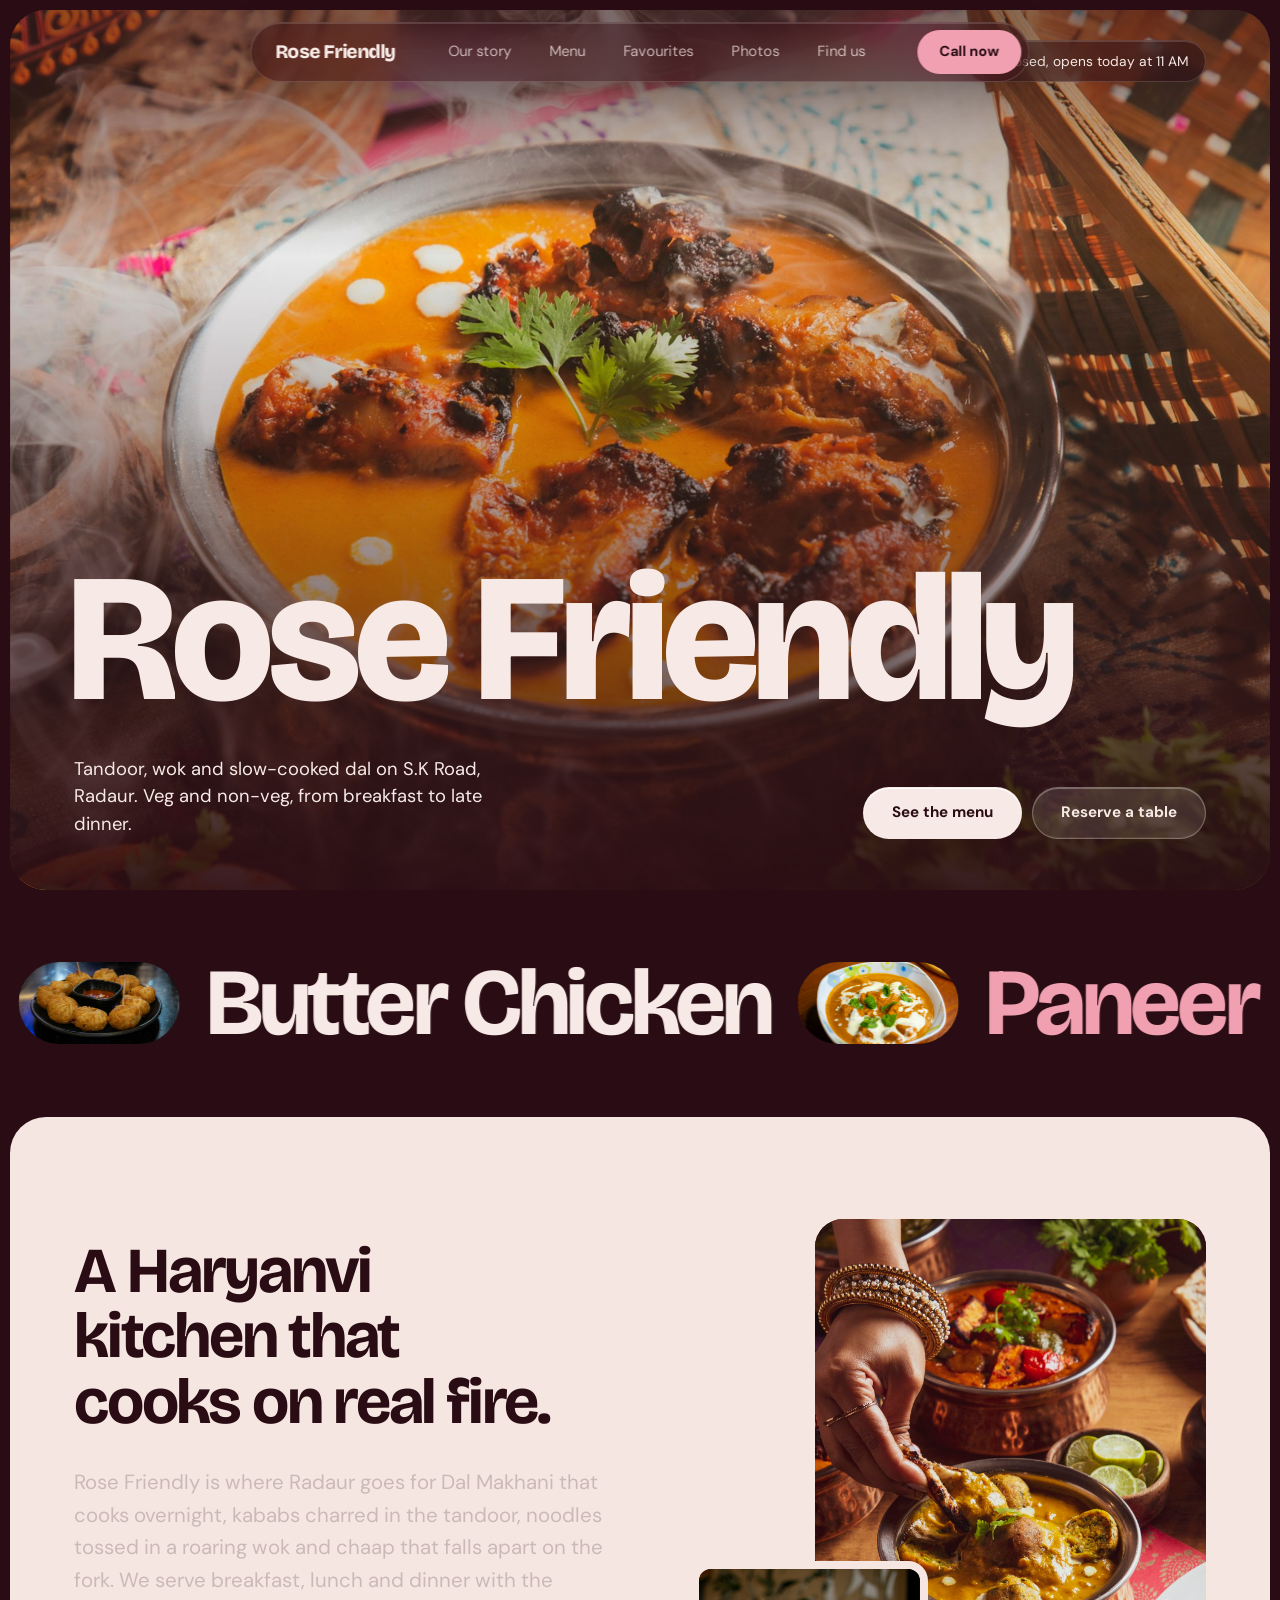
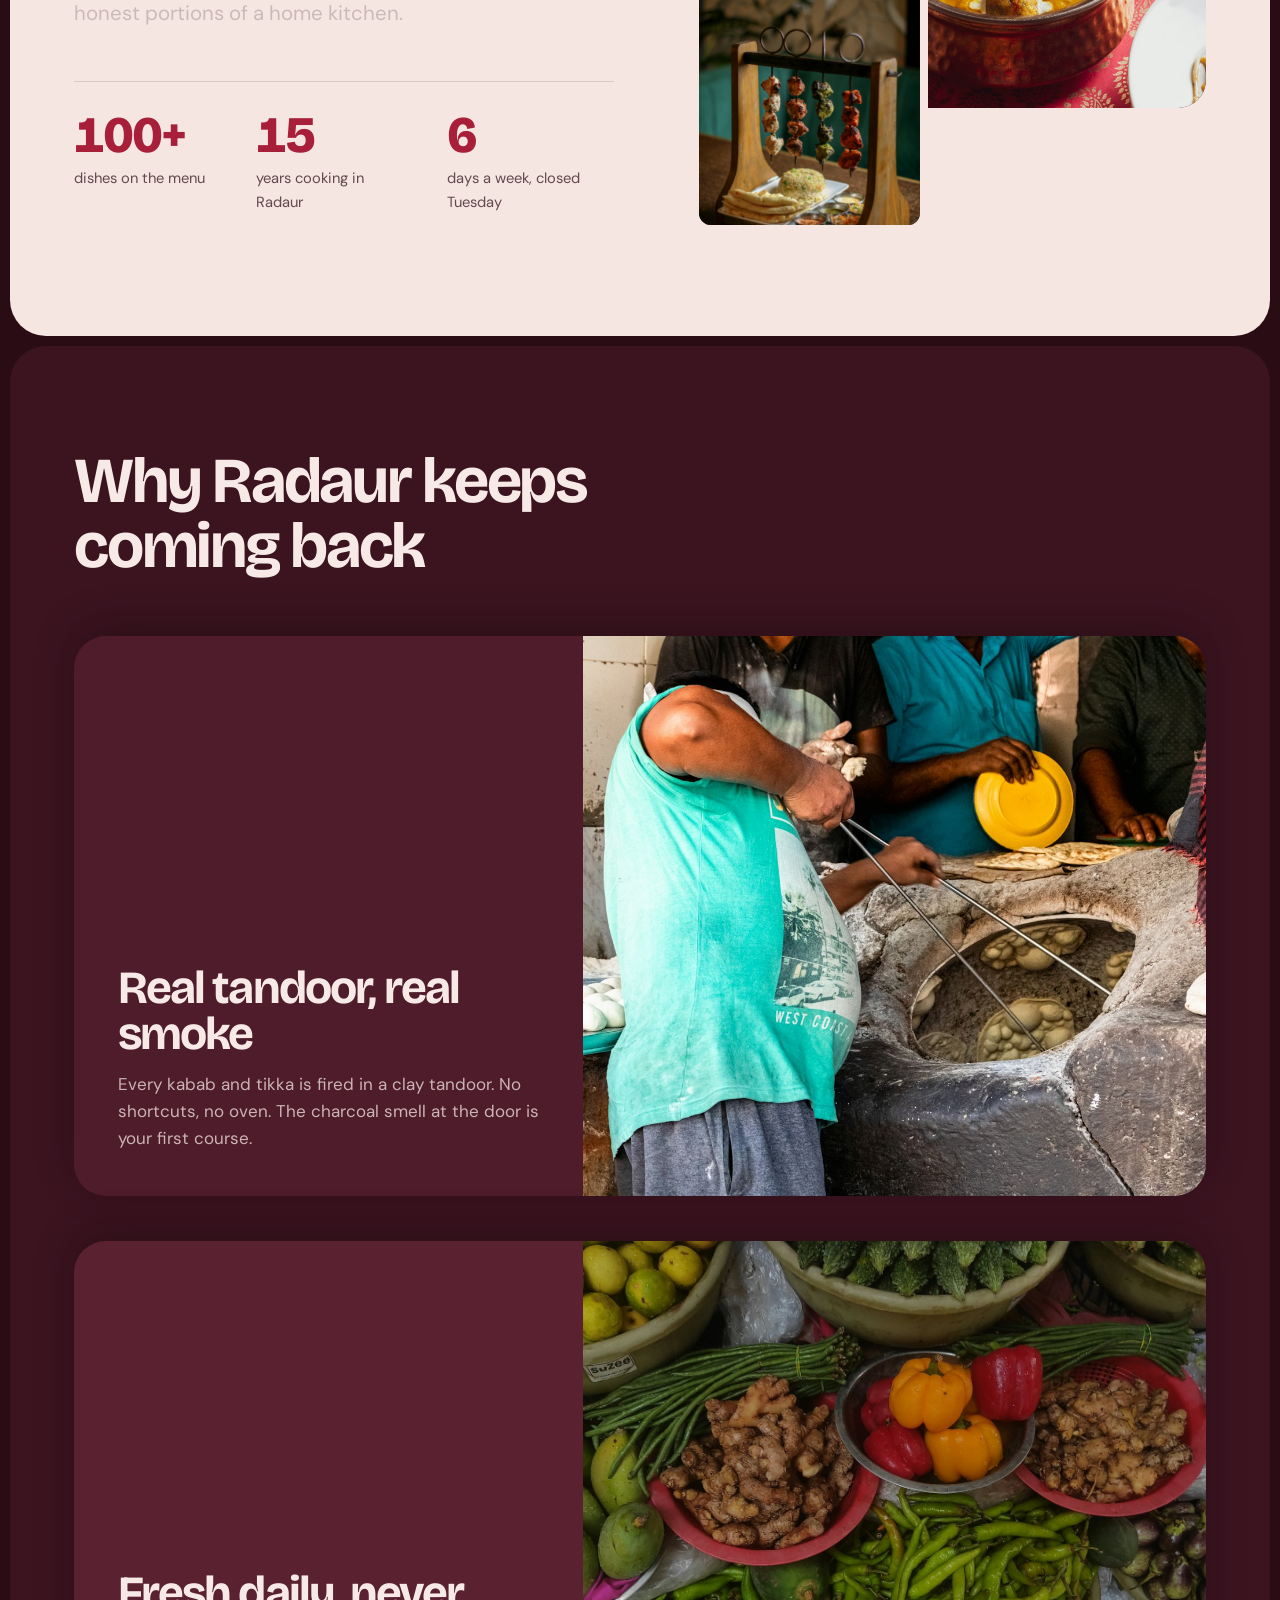
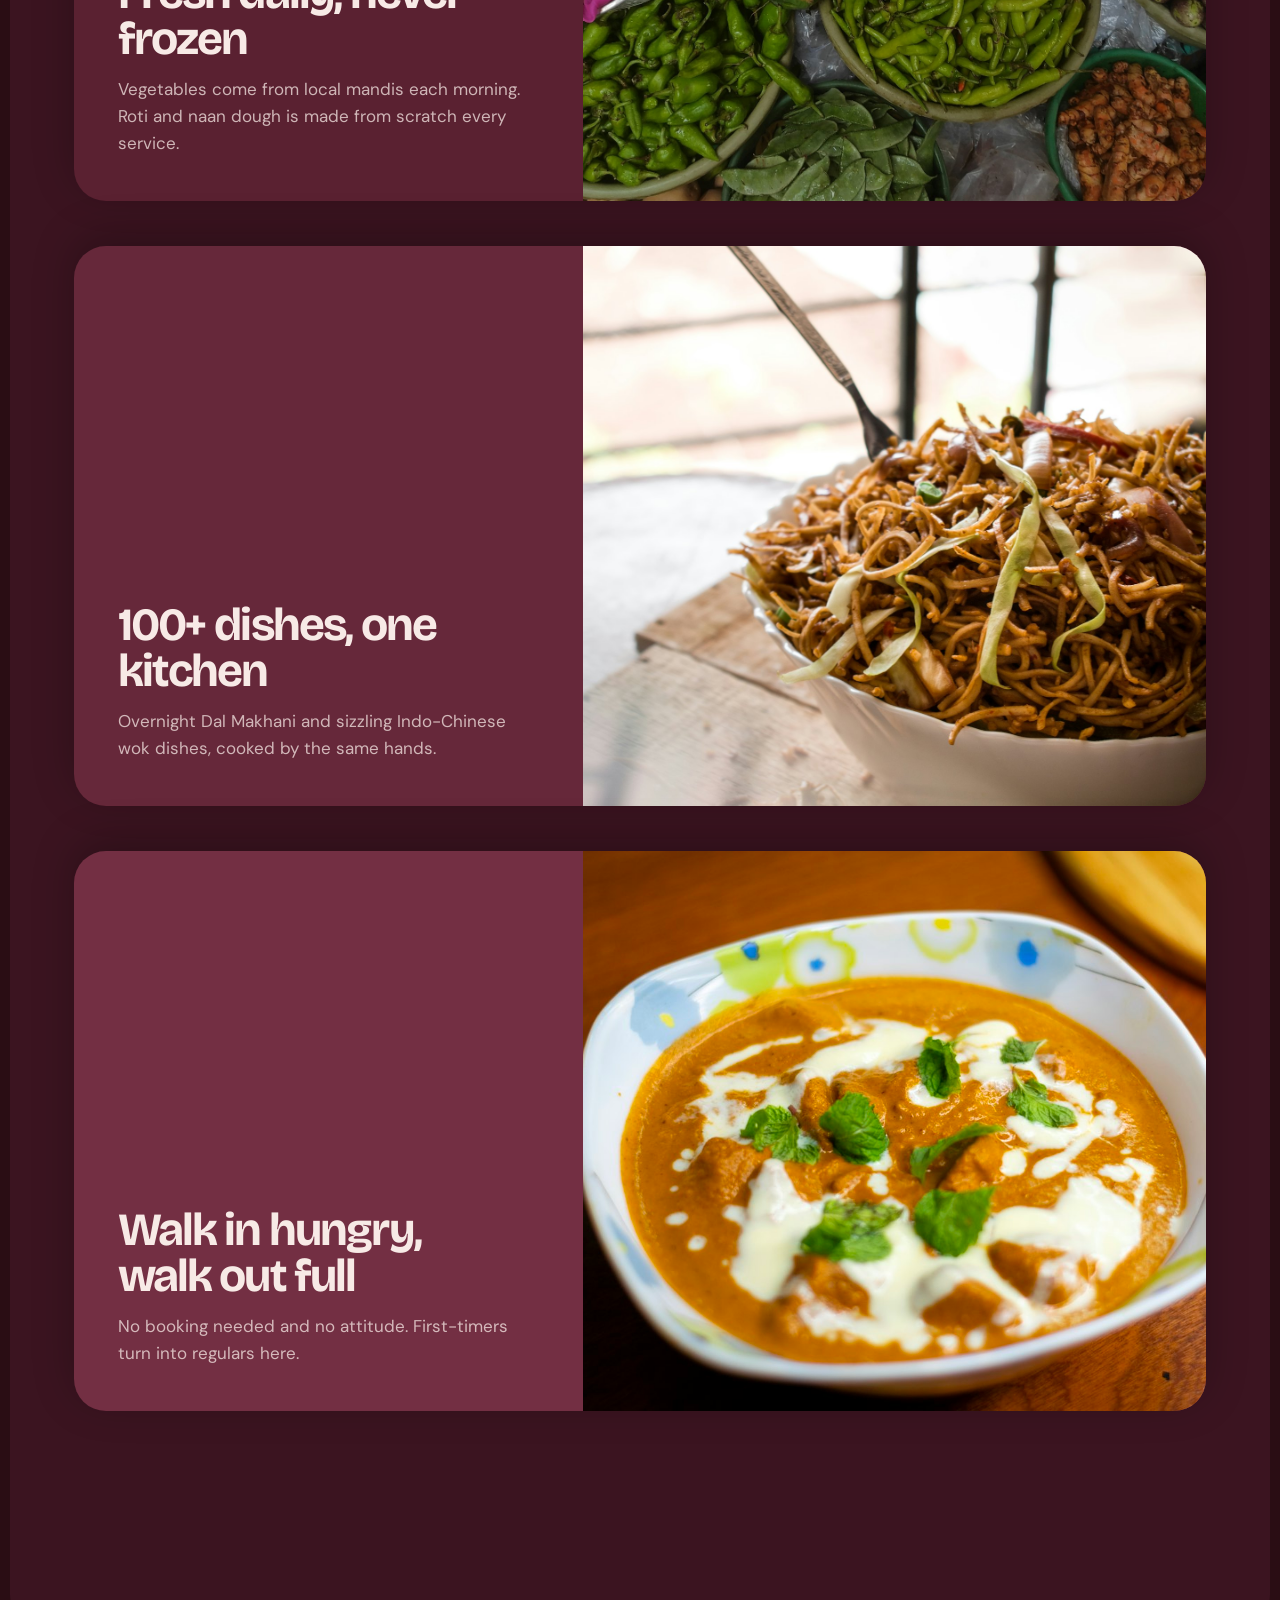
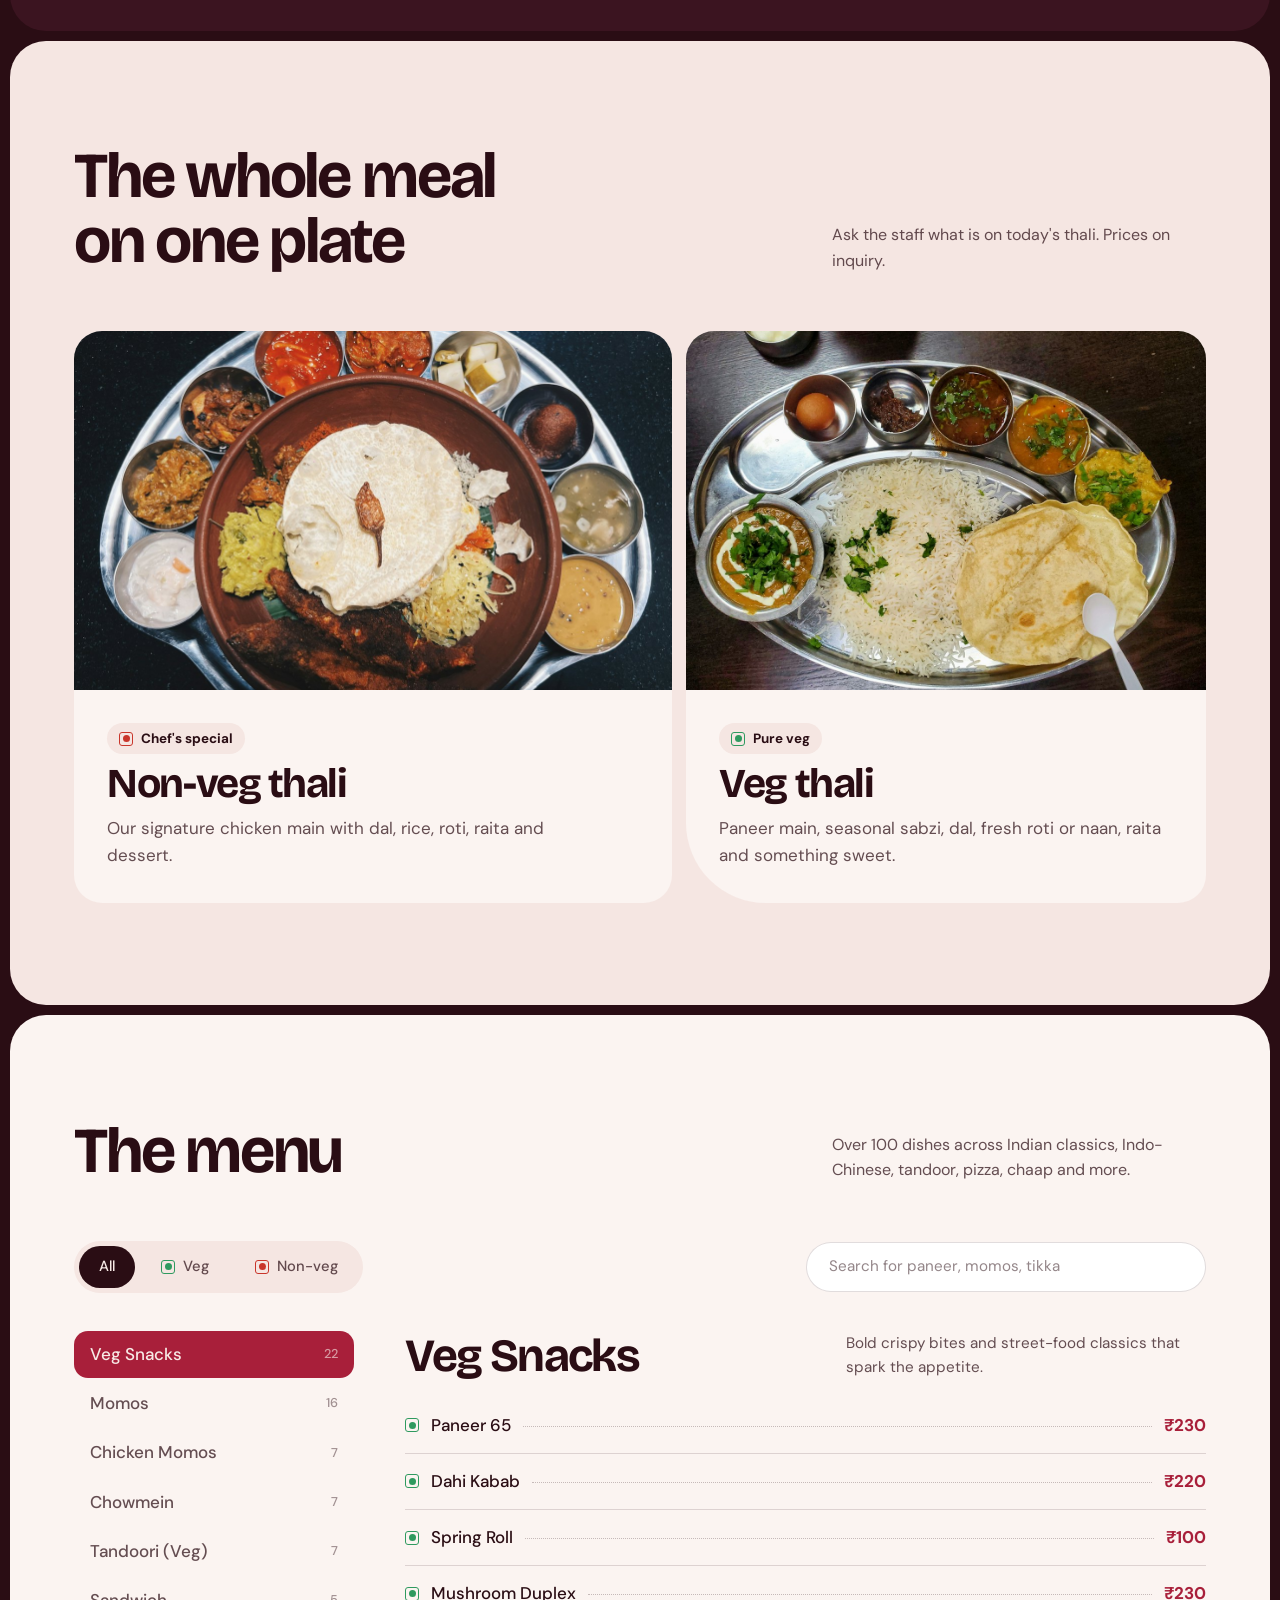
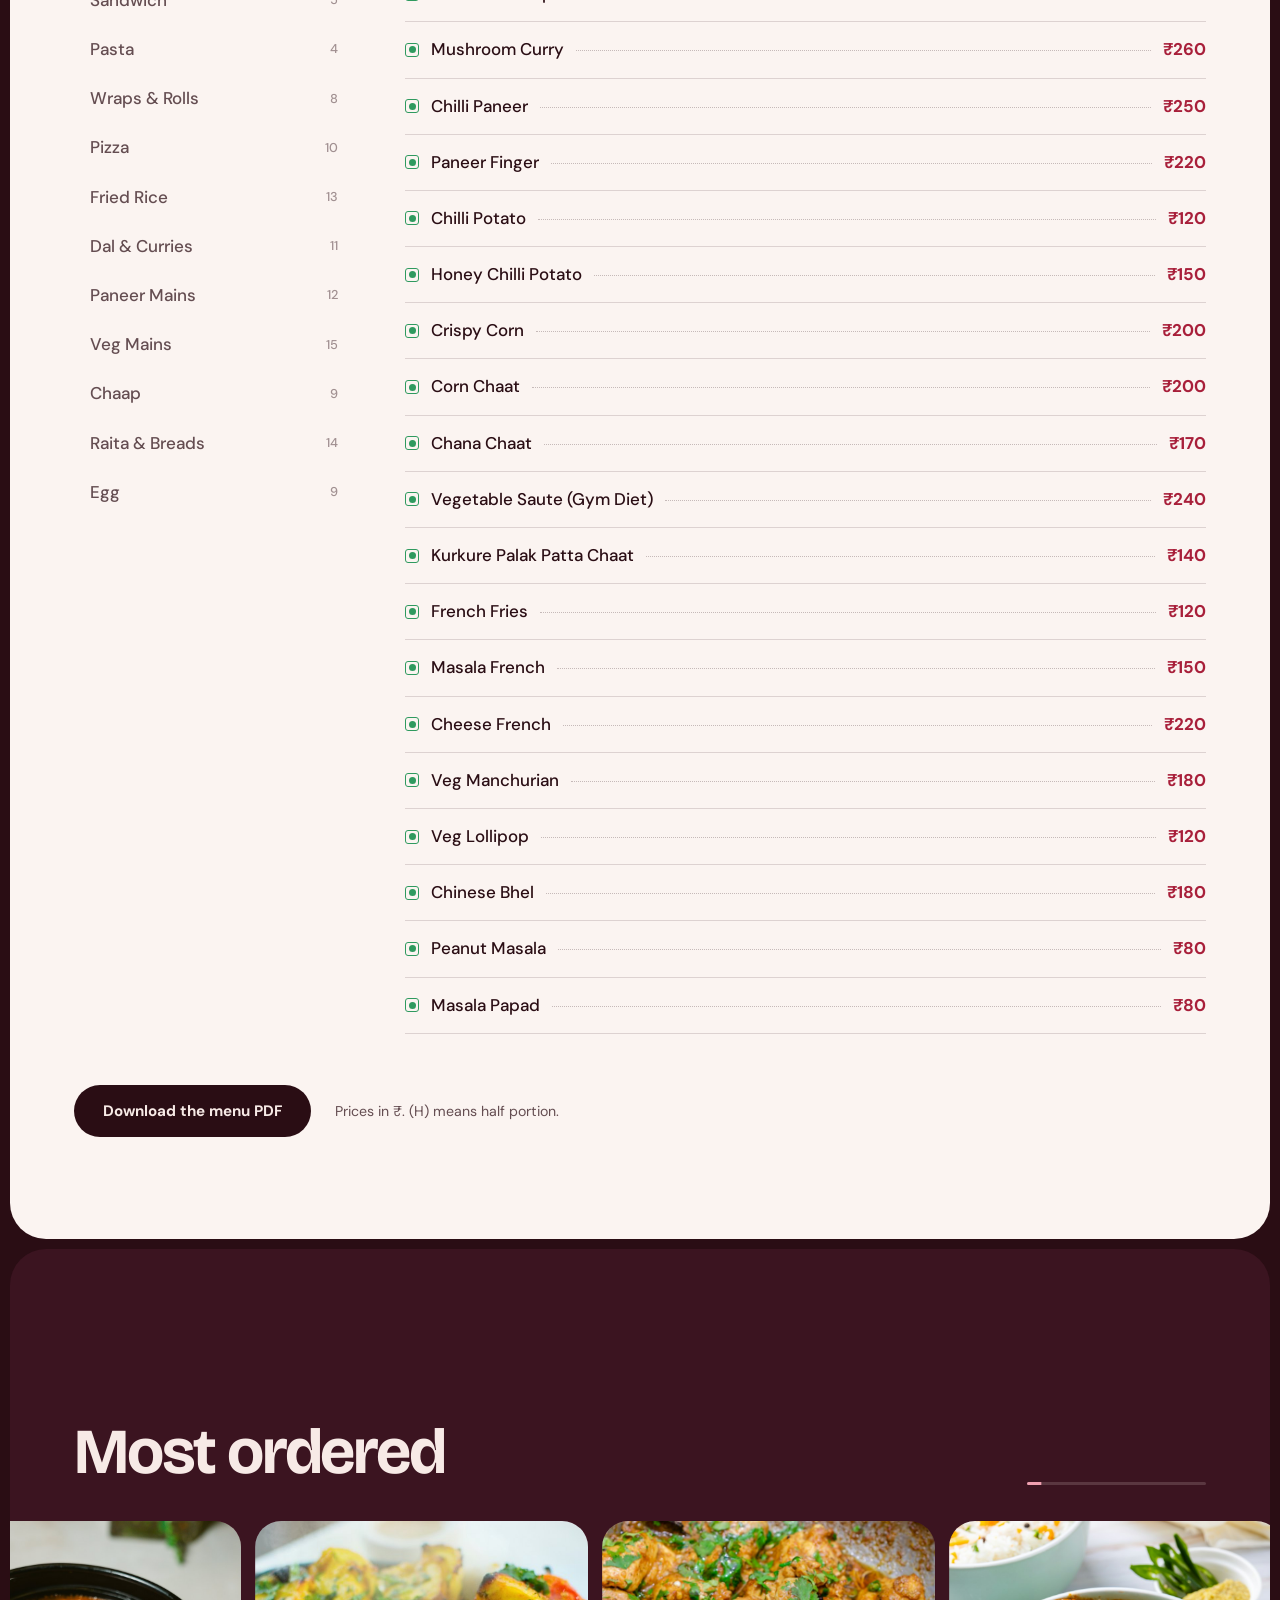
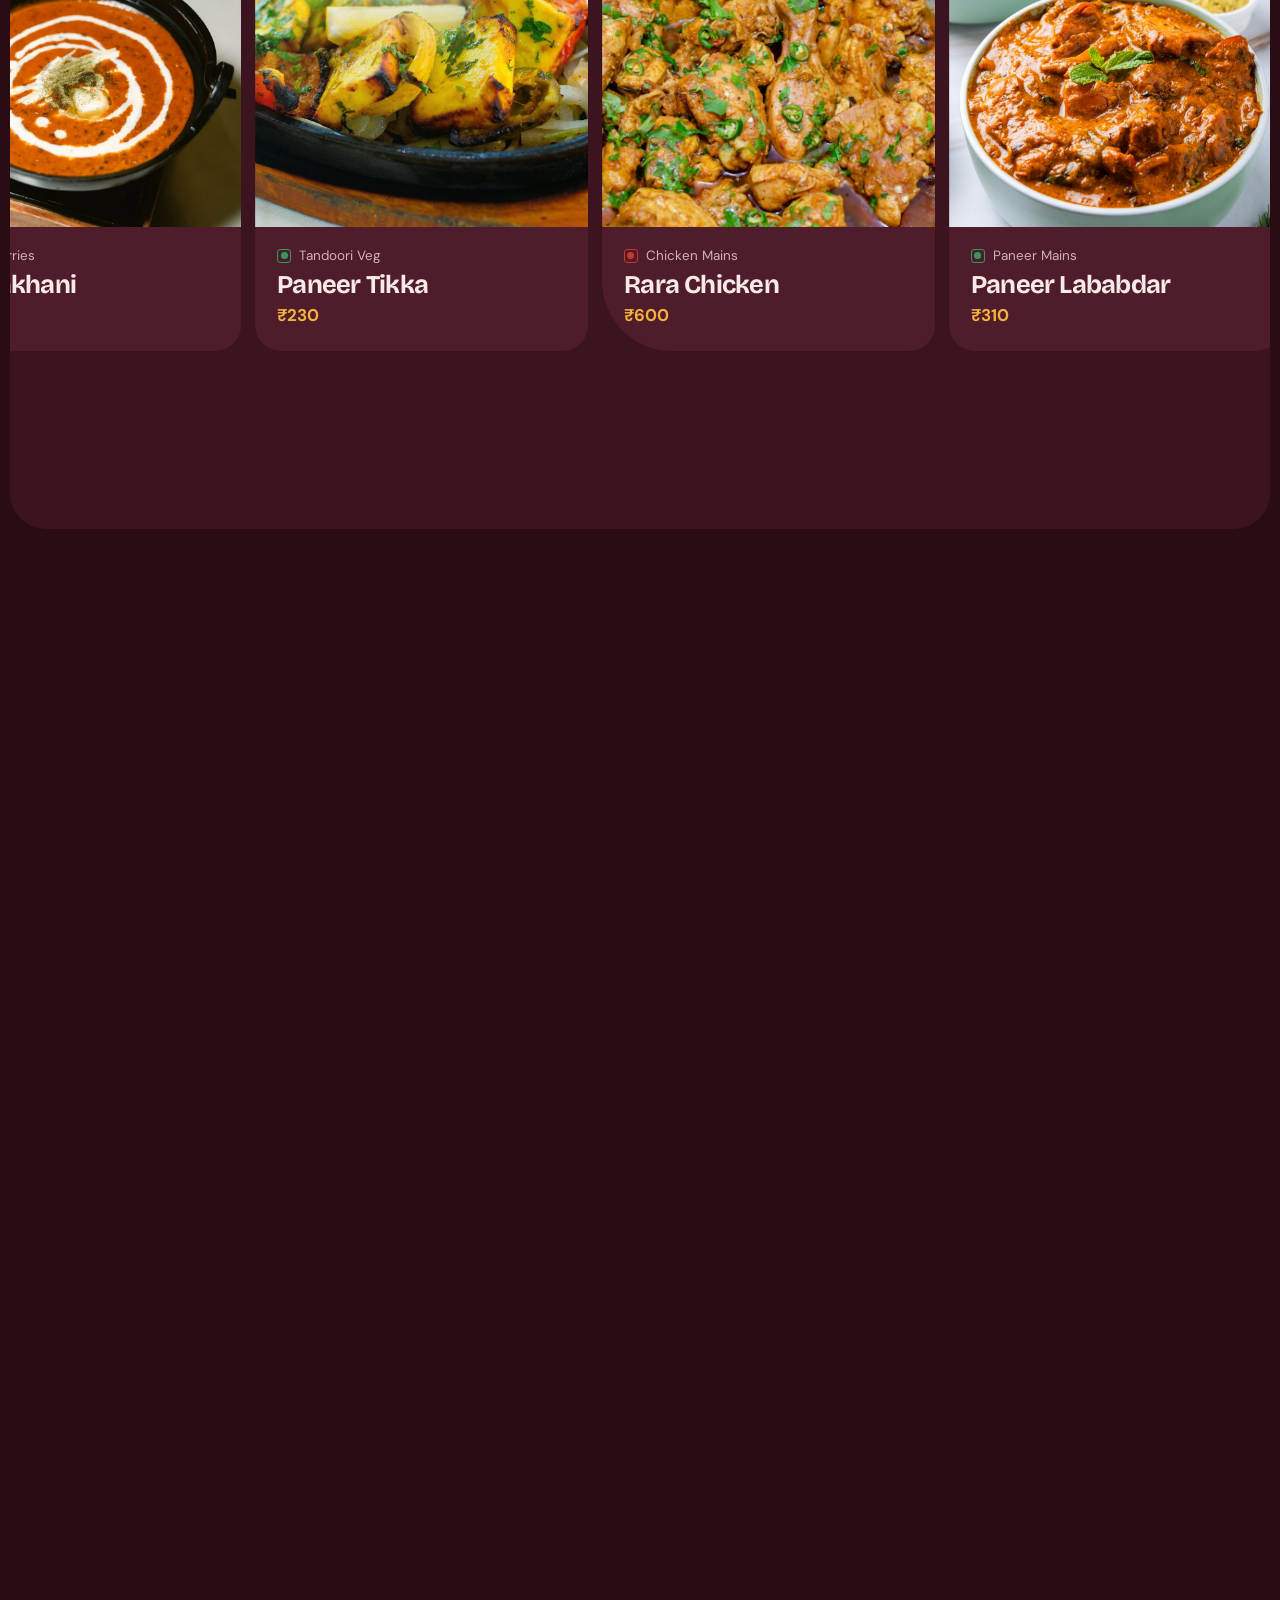
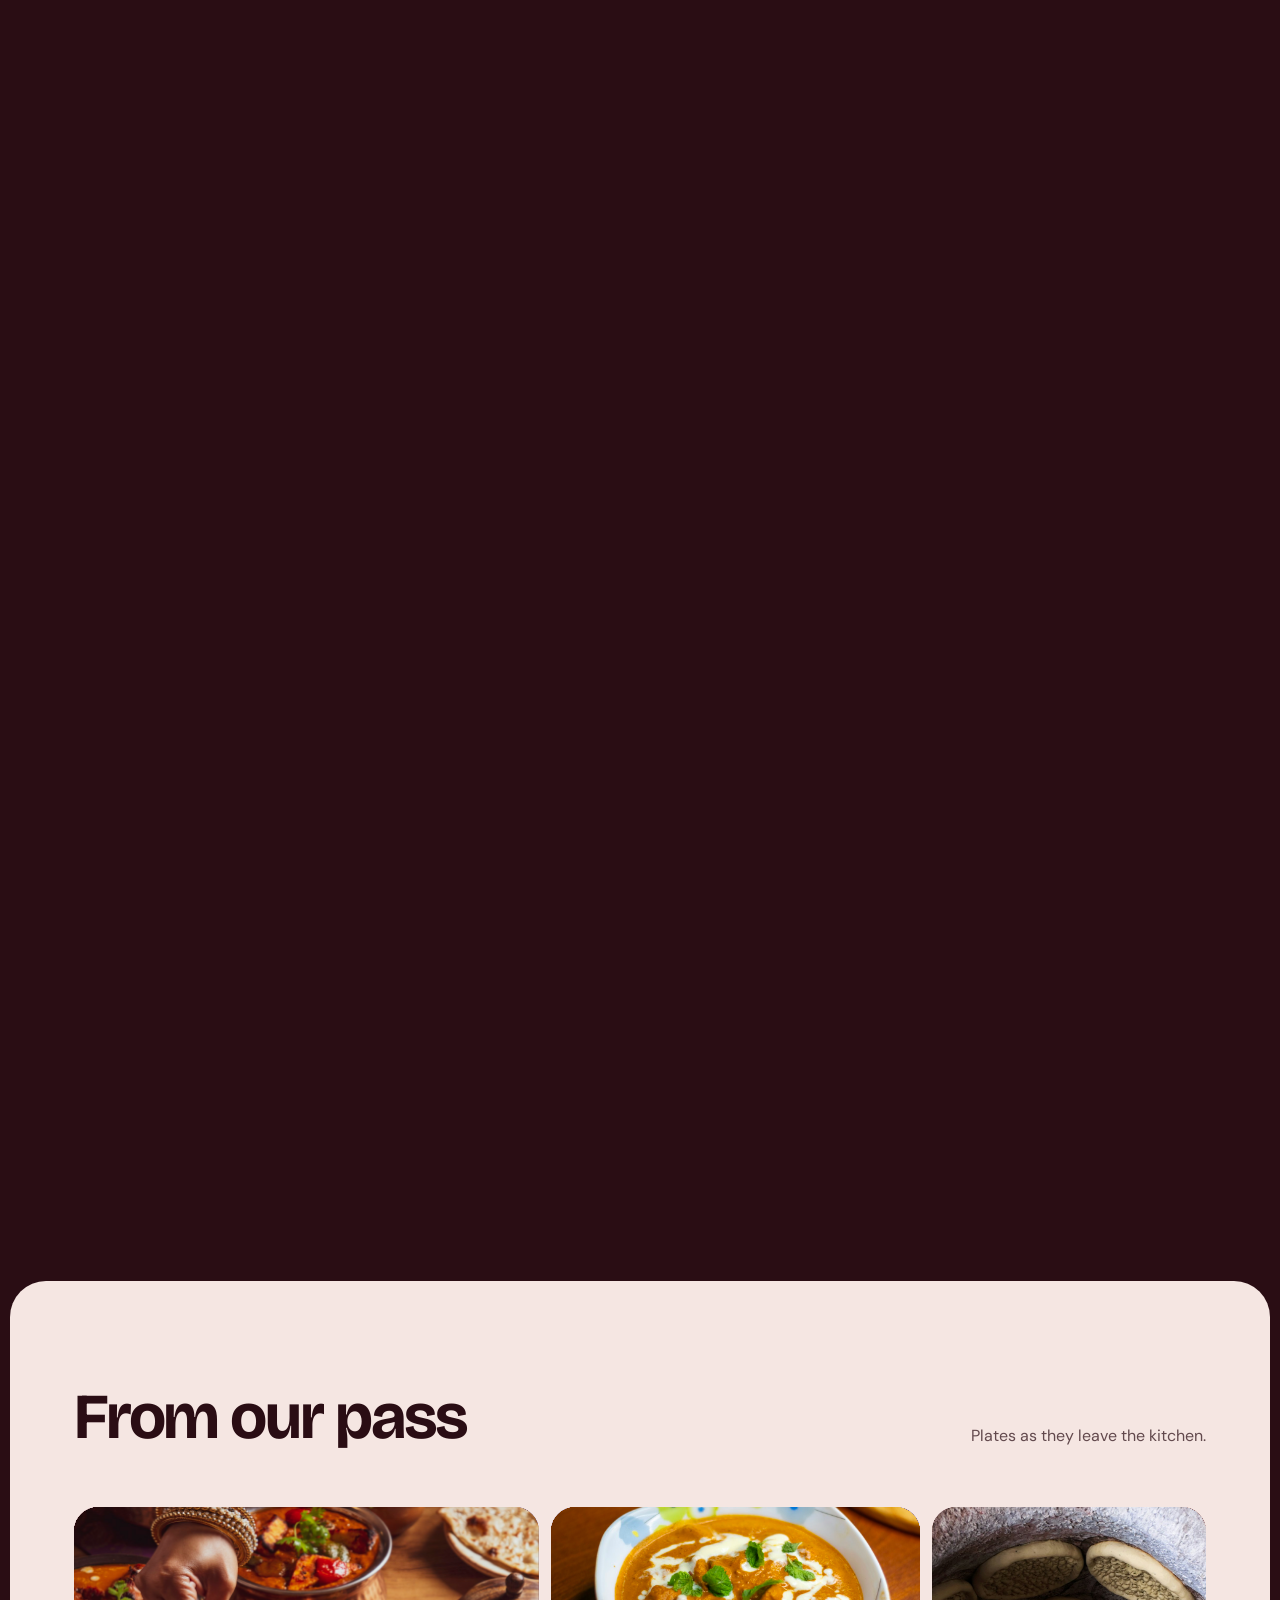
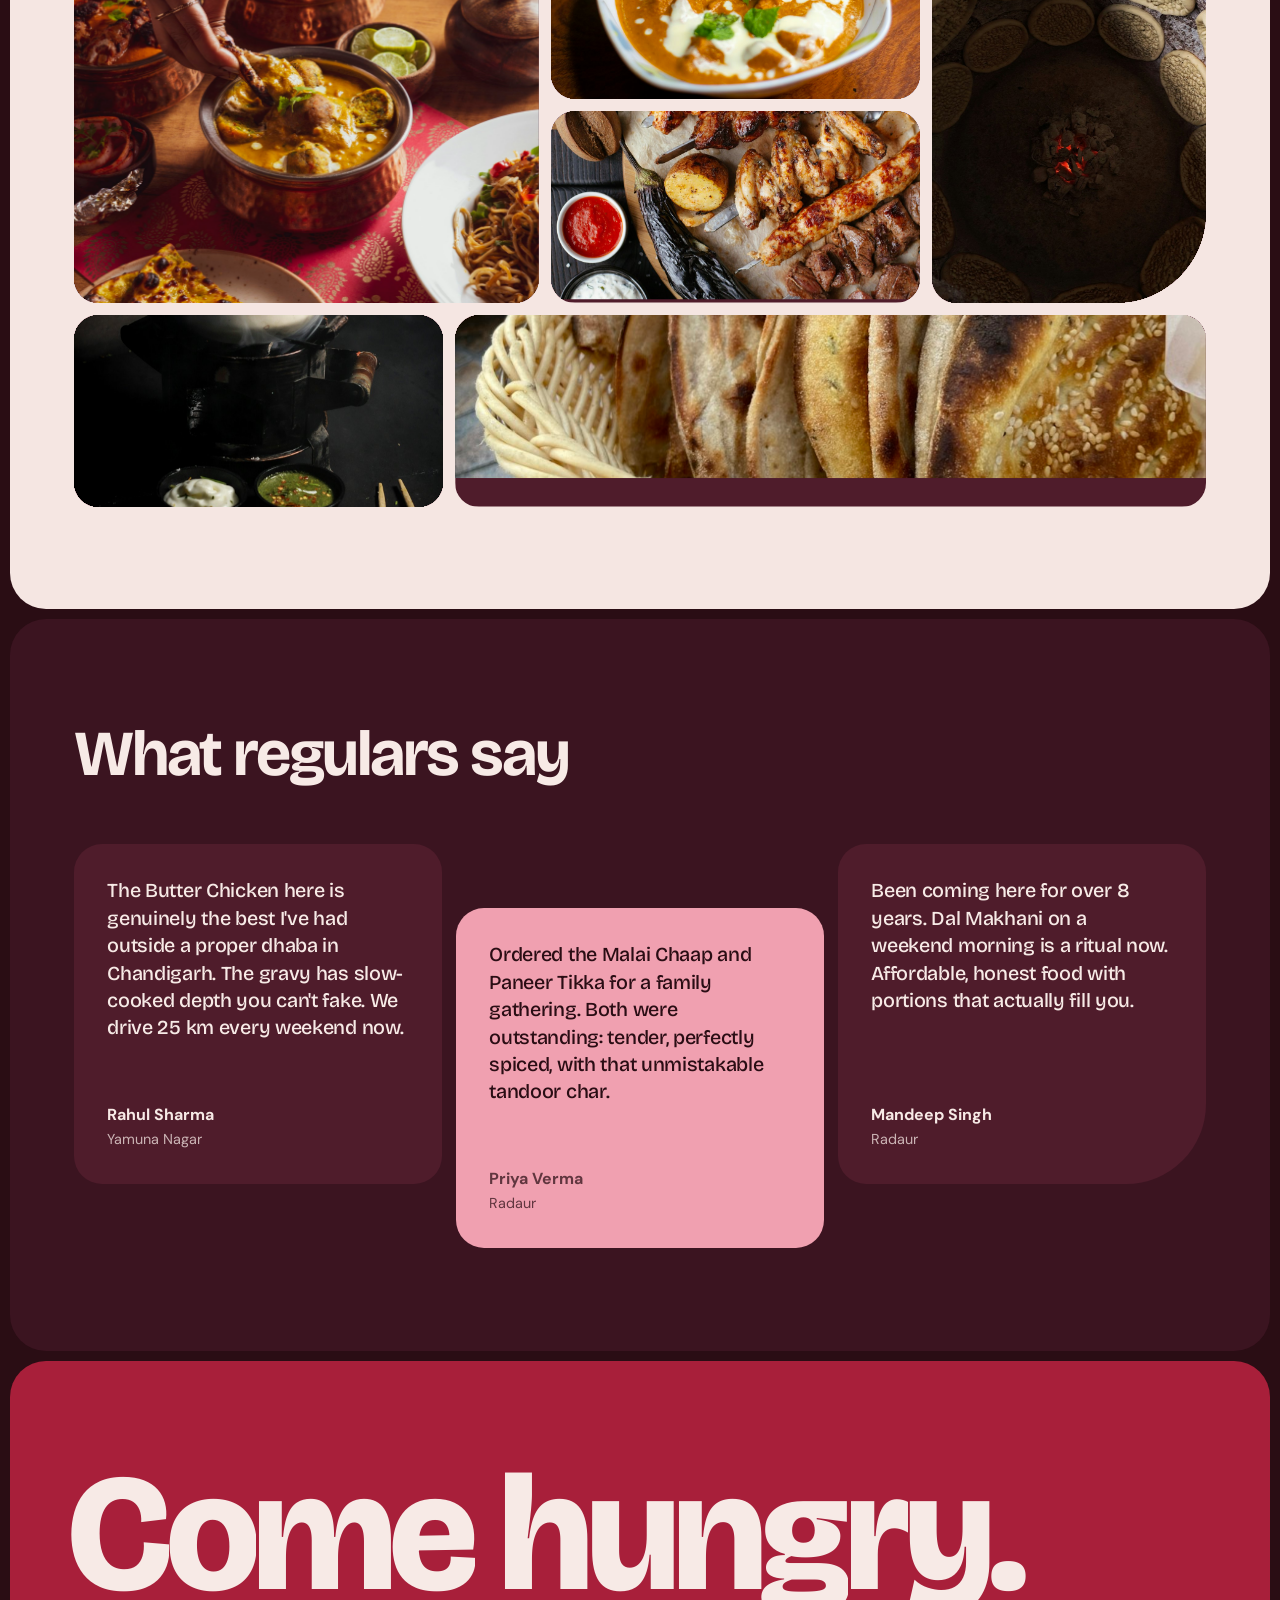
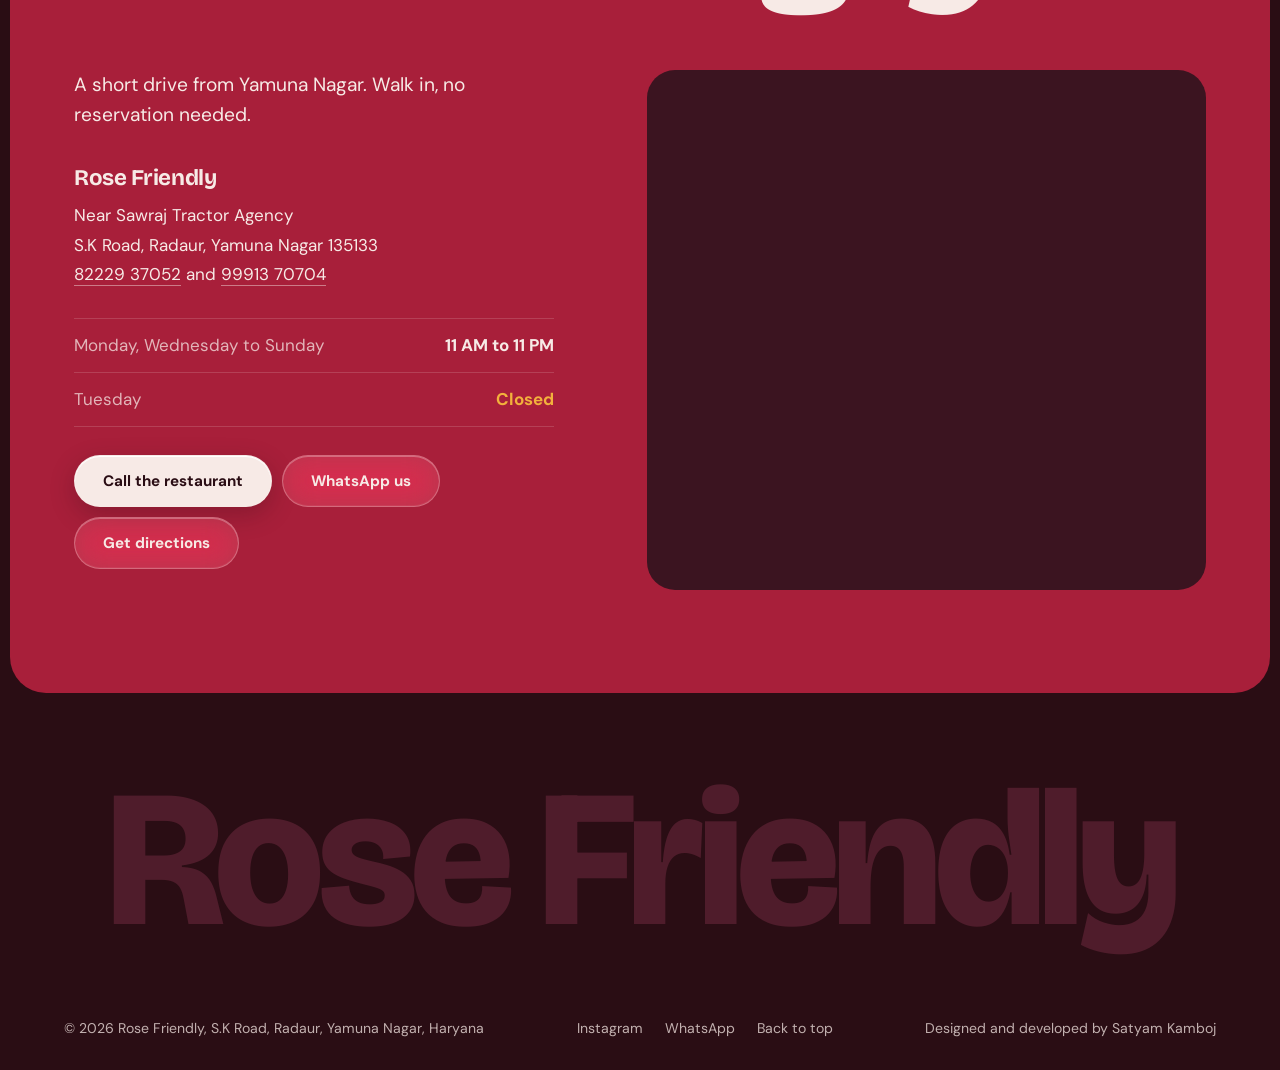
<file: index.html>
<!DOCTYPE html>
<html lang="en">
<head>
  <meta charset="UTF-8" />
  <meta name="viewport" content="width=device-width, initial-scale=1.0" />
  <title>Rose Friendly | Veg & Non-Veg Restaurant in Radaur, Yamuna Nagar</title>
  <meta name="description" content="Rose Friendly is a Veg & Non-Veg restaurant in Radaur, Yamuna Nagar. Tandoori, Indo-Chinese, chaap and North Indian mains for breakfast, lunch and dinner." />
  <meta property="og:title"       content="Rose Friendly, Radaur's Finest Restaurant" />
  <meta property="og:description" content="Veg & Non-Veg Indian cuisine, Indo-Chinese, Tandoori & Chaap. Open 11 AM to 11 PM, closed Tuesdays. S.K Road, Radaur, Yamuna Nagar." />
  <meta property="og:image"       content="https://rosefriendly.netlify.app/img/food/hero-handi.jpg" />
  <meta property="og:type"        content="restaurant" />
  <meta name="twitter:card"       content="summary_large_image" />
  <link rel="icon" type="image/png" sizes="48x48" href="img/favicon-48.png" />
  <link rel="apple-touch-icon" href="img/favicon-192.png" />
  <meta name="theme-color" content="#2A0D14" />
  <meta name="mobile-web-app-capable" content="yes" />
  <meta name="apple-mobile-web-app-title" content="Rose Friendly" />
  <link rel="canonical" href="https://rosefriendly.netlify.app/" />
  <script type="application/ld+json">
  {
    "@context": "https://schema.org",
    "@type": "Restaurant",
    "name": "Rose Friendly",
    "description": "Veg & Non-Veg restaurant in Radaur, Yamuna Nagar. Indian, Indo-Chinese, Tandoori and Chaap dishes for breakfast, lunch and dinner.",
    "url": "https://rosefriendly.netlify.app/",
    "telephone": ["+91-8222937052", "+91-9991370704"],
    "address": {
      "@type": "PostalAddress",
      "streetAddress": "Near Sawraj Tractor Agency, S.K Road",
      "addressLocality": "Radaur",
      "addressRegion": "Haryana",
      "postalCode": "135133",
      "addressCountry": "IN"
    },
    "geo": { "@type": "GeoCoordinates", "latitude": 30.0366, "longitude": 77.0555 },
    "openingHoursSpecification": [
      {"@type":"OpeningHoursSpecification","dayOfWeek":["Monday","Wednesday","Thursday","Friday","Saturday","Sunday"],"opens":"11:00","closes":"23:00"}
    ],
    "servesCuisine": ["North Indian","Indo-Chinese","Tandoori","Mughlai"],
    "priceRange": "₹₹",
    "currenciesAccepted": "INR",
    "paymentAccepted": "Cash, UPI",
    "hasMenu": "https://rosefriendly.netlify.app/menu.pdf",
    "image": "https://rosefriendly.netlify.app/img/food/hero-handi.jpg",
    "sameAs": ["https://www.instagram.com/rose_friendly_restaurant/"]
  }
  </script>
  <link rel="preconnect" href="https://fonts.googleapis.com" />
  <link rel="preconnect" href="https://fonts.gstatic.com" crossorigin />
    <link href="https://fonts.googleapis.com/css2?family=Bricolage+Grotesque:opsz,wght@12..96,400;12..96,600;12..96,700;12..96,800&family=DM+Sans:ital,opsz,wght@0,9..40,400;0,9..40,500;0,9..40,700;1,9..40,400&display=swap" rel="stylesheet" />
  <link rel="preload" as="image" href="img/food/hero-handi.jpg" />
  <link rel="stylesheet" href="css/style.css" />
  <script>document.documentElement.classList.add('js');setTimeout(function(){if(!window.__rf){document.documentElement.classList.add('ready','force')}},3500)</script>
</head>
<body>

<a class="skip" href="#menu">Skip to menu</a>
<div id="intro" aria-hidden="true"><span>Rose Friendly</span></div>
<div id="dish-preview" aria-hidden="true"><img id="dish-img" alt="" /></div>
<div id="progress" aria-hidden="true"></div>

<!-- Nav -->
<header id="nav">
  <a href="#top" class="nav-logo" aria-label="Rose Friendly, home">Rose Friendly</a>
  <nav class="nav-links" aria-label="Main navigation">
    <a href="#about">Our story</a>
    <a href="#menu">Menu</a>
    <a href="#signatures">Favourites</a>
    <a href="#gallery">Photos</a>
    <a href="#visit">Find us</a>
  </nav>
  <a href="tel:+918222937052" class="nav-call">Call now</a>
  <button id="burger" aria-label="Open menu" aria-expanded="false" aria-controls="sheet"><span></span><span></span></button>
</header>

<div id="sheet" aria-hidden="true">
  <a href="#about">Our story</a>
  <a href="#menu">Menu</a>
  <a href="#signatures">Favourites</a>
  <a href="#gallery">Photos</a>
  <a href="#visit">Find us</a>
  <a href="tel:+918222937052" class="sheet-call">Call 82229 37052</a>
</div>

<main id="top">

<!-- HERO -->
<section id="hero" aria-label="Rose Friendly">
  <div class="hero-media" aria-hidden="true">
    <img class="slide on" src="img/food/hero-handi.jpg" alt="" fetchpriority="high" />
    <img class="slide" src="img/food/hero-spread.jpg" alt="" />
    <img class="slide" src="img/food/hero-tikka.jpg" alt="" />
  </div>
  <div class="hero-veil" aria-hidden="true"></div>

  <div class="status" id="status"><i class="status-dot"></i><span id="status-text">Open 11 AM to 11 PM, closed Tuesdays</span></div>

  <div class="hero-body">
    <h1 class="hero-title" data-split="chars">Rose Friendly</h1>
    <div class="hero-row">
      <p class="hero-lede">Tandoor, wok and slow-cooked dal on S.K Road, Radaur. Veg and non-veg, from breakfast to late dinner.</p>
      <div class="hero-cta">
        <a href="#menu" class="btn btn-light magnetic">See the menu</a>
        <a href="tel:+918222937052" class="btn btn-glass magnetic">Reserve a table</a>
      </div>
    </div>
  </div>
</section>

<!-- MARQUEE -->
<section class="marquee" aria-hidden="true"><div class="mq-track" id="mq"></div></section>

<!-- ABOUT -->
<section id="about" class="sheet sheet-light" aria-label="Our story">
  <div class="about-grid">
    <div class="about-copy">
      <h2 class="h2" data-split="words">A Haryanvi kitchen that cooks on real fire.</h2>
      <p class="scrub" id="scrub">Rose Friendly is where Radaur goes for Dal Makhani that cooks overnight, kababs charred in the tandoor, noodles tossed in a roaring wok and chaap that falls apart on the fork. We serve breakfast, lunch and dinner with the honest portions of a home kitchen.</p>
      <dl class="facts">
        <div><dt><span data-count="100">100</span>+</dt><dd>dishes on the menu</dd></div>
        <div><dt><span data-count="15">15</span></dt><dd>years cooking in Radaur</dd></div>
        <div><dt><span data-count="6">6</span></dt><dd>days a week, closed Tuesday</dd></div>
      </dl>
    </div>
    <div class="about-media">
      <figure class="reveal par img-a"><img src="img/food/hero-spread.jpg" alt="A hand reaching into a copper handi on a table laid with curries and noodles" loading="lazy" /></figure>
      <figure class="reveal par img-b"><img src="img/food/skewers.jpg" alt="Tandoori skewers of chicken and tikka on a stand with rice and bread" loading="lazy" /></figure>
    </div>
  </div>
</section>

<!-- WHY: sticky stack -->
<section id="why" class="sheet sheet-dark" aria-label="What makes us different">
  <h2 class="h2 sec-title" data-split="words">Why Radaur keeps coming back</h2>
  <div class="stack" id="stack">
    <article class="card">
      <div class="card-text"><h3>Real tandoor, real smoke</h3><p>Every kabab and tikka is fired in a clay tandoor. No shortcuts, no oven. The charcoal smell at the door is your first course.</p></div>
      <div class="card-img"><img src="img/food/tandoor.jpg" alt="A cook baking bread in a clay tandoor" loading="lazy" /></div>
    </article>
    <article class="card">
      <div class="card-text"><h3>Fresh daily, never frozen</h3><p>Vegetables come from local mandis each morning. Roti and naan dough is made from scratch every service.</p></div>
      <div class="card-img"><img src="img/food/market.jpg" alt="Fresh chillies, peppers and vegetables at a market" loading="lazy" /></div>
    </article>
    <article class="card">
      <div class="card-text"><h3>100+ dishes, one kitchen</h3><p>Overnight Dal Makhani and sizzling Indo-Chinese wok dishes, cooked by the same hands.</p></div>
      <div class="card-img"><img src="img/food/noodles.jpg" alt="A bowl of chowmein with chopsticks" loading="lazy" /></div>
    </article>
    <article class="card">
      <div class="card-text"><h3>Walk in hungry, walk out full</h3><p>No booking needed and no attitude. First-timers turn into regulars here.</p></div>
      <div class="card-img"><img src="img/food/butter-chicken.jpg" alt="Creamy butter chicken in a bowl with herbs" loading="lazy" /></div>
    </article>
  </div>
</section>

<!-- THALI -->
<section id="thali" class="sheet sheet-light" aria-label="Thali">
  <div class="sec-head">
    <h2 class="h2" data-split="words">The whole meal on one plate</h2>
    <p class="sec-note">Ask the staff what is on today's thali. Prices on inquiry.</p>
  </div>
  <div class="thali-grid">
    <article class="thali">
      <div class="thali-img"><img src="img/food/thali-nonveg.jpg" alt="A steel thali with curries, fried fish and flatbread" loading="lazy" /></div>
      <div class="thali-body">
        <span class="tag"><i class="vm nonveg"></i> Chef's special</span>
        <h3>Non-veg thali</h3>
        <p>Our signature chicken main with dal, rice, roti, raita and dessert.</p>
      </div>
    </article>
    <article class="thali">
      <div class="thali-img"><img src="img/food/thali-veg.jpg" alt="A steel thali with dal makhani, rice, roti and sides" loading="lazy" /></div>
      <div class="thali-body">
        <span class="tag"><i class="vm veg"></i> Pure veg</span>
        <h3>Veg thali</h3>
        <p>Paneer main, seasonal sabzi, dal, fresh roti or naan, raita and something sweet.</p>
      </div>
    </article>
  </div>
</section>

<!-- MENU -->
<section id="menu" class="sheet sheet-paper" aria-label="Full menu">
  <div class="sec-head">
    <h2 class="h2" data-split="words">The menu</h2>
    <p class="sec-note">Over 100 dishes across Indian classics, Indo-Chinese, tandoor, pizza, chaap and more.</p>
  </div>

  <div class="menu-tools">
    <div class="chips" role="group" aria-label="Diet filter">
      <button class="chip on" data-diet="all">All</button>
      <button class="chip" data-diet="veg"><i class="vm veg"></i> Veg</button>
      <button class="chip" data-diet="nonveg"><i class="vm nonveg"></i> Non-veg</button>
    </div>
    <label class="search">
      <span class="sr">Search the menu</span>
      <input id="menu-search" type="search" placeholder="Search for paneer, momos, tikka" autocomplete="off" />
    </label>
  </div>

  <div class="menu-layout">
    <div class="cats" id="cats" role="tablist" aria-label="Menu categories"></div>
    <div class="panel" id="panel" role="tabpanel" aria-live="polite"></div>
  </div>

  <div class="pdf-row">
    <a href="menu.pdf" download class="btn btn-dark magnetic" id="pdf-btn">Download the menu PDF</a>
    <small>Prices in ₹. (H) means half portion.</small>
  </div>
</section>

<!-- SIGNATURES: pinned horizontal scroll -->
<section id="signatures" aria-label="Most ordered dishes">
  <div class="hs-pin" id="hs">
    <div class="hs-sticky sheet sheet-dark">
      <div class="hs-head">
        <h2 class="h2" data-split="words">Most ordered</h2>
        <div class="hs-meta"><div class="hs-bar"><i id="hs-bar"></i></div><div class="arrows"><button id="sig-prev" class="arrow" aria-label="Previous dishes">&larr;</button><button id="sig-next" class="arrow" aria-label="Next dishes">&rarr;</button></div></div>
      </div>
      <div class="sig-track" id="sigs" tabindex="0" aria-label="Most ordered dishes"></div>
    </div>
  </div>
</section>

<!-- GALLERY -->
<section id="gallery" class="sheet sheet-light" aria-label="Photos">
  <div class="sec-head">
    <h2 class="h2" data-split="words">From our pass</h2>
    <p class="sec-note">Plates as they leave the kitchen.</p>
  </div>
  <div class="gal">
    <figure class="reveal par g1"><img src="img/food/hero-spread.jpg" alt="Table spread of curries and noodles" loading="lazy" /><figcaption>The full spread</figcaption></figure>
    <figure class="reveal par g2"><img src="img/food/butter-chicken.jpg" alt="Butter chicken" loading="lazy" /><figcaption>Butter chicken</figcaption></figure>
    <figure class="reveal par g3"><img src="img/food/tandoor-inside.jpg" alt="Looking into a tandoor with bread baking on the walls" loading="lazy" /><figcaption>Inside the tandoor</figcaption></figure>
    <figure class="reveal par g4"><img src="img/food/mixed-grill.jpg" alt="Mixed tandoori grill" loading="lazy" /><figcaption>Tandoori grill</figcaption></figure>
    <figure class="reveal par g5"><img src="img/food/momos-steamer.jpg" alt="Momos steaming in a pot" loading="lazy" /><figcaption>Steamed momos</figcaption></figure>
    <figure class="reveal par g6"><img src="img/food/naan-basket.jpg" alt="A basket of fresh tandoori bread" loading="lazy" /><figcaption>Fresh from the tandoor</figcaption></figure>
  </div>
</section>

<!-- REVIEWS -->
<section id="reviews" class="sheet sheet-dark" aria-label="Customer reviews">
  <h2 class="h2 sec-title" data-split="words">What regulars say</h2>
  <div class="quotes">
    <figure class="quote">
      <blockquote>The Butter Chicken here is genuinely the best I've had outside a proper dhaba in Chandigarh. The gravy has slow-cooked depth you can't fake. We drive 25 km every weekend now.</blockquote>
      <figcaption><b>Rahul Sharma</b>Yamuna Nagar</figcaption>
    </figure>
    <figure class="quote">
      <blockquote>Ordered the Malai Chaap and Paneer Tikka for a family gathering. Both were outstanding: tender, perfectly spiced, with that unmistakable tandoor char.</blockquote>
      <figcaption><b>Priya Verma</b>Radaur</figcaption>
    </figure>
    <figure class="quote">
      <blockquote>Been coming here for over 8 years. Dal Makhani on a weekend morning is a ritual now. Affordable, honest food with portions that actually fill you.</blockquote>
      <figcaption><b>Mandeep Singh</b>Radaur</figcaption>
    </figure>
  </div>
</section>

<!-- VISIT -->
<section id="visit" class="sheet sheet-rose" aria-label="Contact and location">
  <h2 class="visit-title" data-split="chars">Come hungry.</h2>
  <div class="visit-grid">
    <div class="visit-info">
      <p class="lede">A short drive from Yamuna Nagar. Walk in, no reservation needed.</p>
      <address>
        <b>Rose Friendly</b>
        Near Sawraj Tractor Agency<br/>S.K Road, Radaur, Yamuna Nagar 135133<br/>
        <a href="tel:+918222937052">82229 37052</a> and <a href="tel:+919991370704">99913 70704</a>
      </address>
      <dl class="hours">
        <div><dt>Monday, Wednesday to Sunday</dt><dd>11 AM to 11 PM</dd></div>
        <div class="closed"><dt>Tuesday</dt><dd>Closed</dd></div>
      </dl>
      <div class="visit-cta">
        <a href="tel:+918222937052" class="btn btn-light magnetic" id="btn-call">Call the restaurant</a>
        <a href="https://wa.me/918222937052?text=Hello%20Rose%20Friendly!%20I%20would%20like%20to%20enquire%20about%20your%20menu." class="btn btn-glass magnetic" id="btn-wa" target="_blank" rel="noopener noreferrer">WhatsApp us</a>
        <a href="https://maps.google.com/?q=SK+Road+Radaur+Yamuna+Nagar+Haryana" class="btn btn-glass magnetic" target="_blank" rel="noopener noreferrer">Get directions</a>
      </div>
    </div>
    <div class="map">
      <iframe src="https://maps.google.com/maps?q=SK+Road+Radaur+Yamuna+Nagar+Haryana+India&output=embed&z=15" allowfullscreen="" loading="lazy" referrerpolicy="no-referrer-when-downgrade" title="Rose Friendly on S.K Road, Radaur, Yamuna Nagar"></iframe>
    </div>
  </div>
</section>

</main>

<footer id="footer">
  <div class="foot-word" id="foot-word" aria-hidden="true">Rose Friendly</div>
  <div class="foot-row">
    <span>© 2026 Rose Friendly, S.K Road, Radaur, Yamuna Nagar, Haryana</span>
    <span class="foot-links">
      <a href="https://www.instagram.com/rose_friendly_restaurant/" target="_blank" rel="noopener noreferrer">Instagram</a>
      <a href="https://wa.me/918222937052?text=Hello%20Rose%20Friendly!" target="_blank" rel="noopener noreferrer">WhatsApp</a>
      <a href="#top">Back to top</a>
    </span>
    <span>Designed and developed by Satyam Kamboj</span>
  </div>
</footer>

<a id="float-wa" href="https://wa.me/918222937052?text=Hello%20Rose%20Friendly!" target="_blank" rel="noopener noreferrer" aria-label="Chat on WhatsApp">WhatsApp</a>

<script src="js/data.js"></script>
<script src="js/main.js"></script>
</body>
</html>
</file>
<file: css/style.css>
/* Rose Friendly, v3.1 "Rose & Wine"
   Stacked rounded sheets, wine / blush / madder palette, Bricolage Grotesque + DM Sans.
   Motion: blur-in headlines, scrubbed paragraph, sticky card stack, pinned horizontal rail,
   image parallax, velocity marquee, liquid-glass controls. */

:root{
  --wine:#2A0D14;
  --claret:#3B1420;
  --claret2:#4F1C2B;
  --blush:#F5E6E2;
  --paper:#FBF4F1;
  --madder:#A81F3A;
  --rose:#F0A0B0;
  --saffron:#F2B13C;
  --ink:#2A0D14;
  --ink2:rgba(42,13,20,.72);
  --on:#F7EAE6;
  --on2:rgba(247,234,230,.74);
  --veg:#2F9A5F; --nonveg:#C9362B;
  --line-d:rgba(247,234,230,.16);
  --line-l:rgba(42,13,20,.14);
  --display:'Bricolage Grotesque','Segoe UI',system-ui,sans-serif;
  --body:'DM Sans',system-ui,-apple-system,'Segoe UI',sans-serif;
  --ease:cubic-bezier(.16,1,.3,1);
  --gut:clamp(20px,5vw,80px);
  --r-sheet:36px;
}
*,*::before,*::after{box-sizing:border-box}
html{scroll-behavior:smooth;-webkit-text-size-adjust:100%;scroll-padding-top:90px}
body{margin:0;background:var(--wine);color:var(--on);font-family:var(--body);font-size:17px;line-height:1.6;-webkit-font-smoothing:antialiased;overflow-x:hidden}
@supports (overflow:clip){body{overflow-x:clip}}
img{display:block;max-width:100%}
a{color:inherit;text-decoration:none}
button{font:inherit;color:inherit;background:none;border:0;cursor:pointer;padding:0}
h1,h2,h3,p,figure,blockquote,dl,dd{margin:0}
.sr{position:absolute;width:1px;height:1px;overflow:hidden;clip:rect(0 0 0 0)}
.skip{position:fixed;left:12px;top:-60px;z-index:400;background:var(--blush);color:var(--ink);padding:10px 16px;border-radius:10px}
.skip:focus{top:12px}
:focus-visible{outline:2px solid var(--saffron);outline-offset:3px}

/* ---------- Type ---------- */
.h2{font-family:var(--display);font-weight:700;font-size:clamp(2.2rem,5vw,4.4rem);line-height:1.02;letter-spacing:-.035em;max-width:16ch;text-wrap:balance}
.lede{font-size:1.2rem;line-height:1.55;max-width:34ch}
.sec-head{display:flex;flex-wrap:wrap;align-items:flex-end;justify-content:space-between;gap:20px 48px;margin-bottom:clamp(32px,4.5vw,64px)}
.sec-note{max-width:34ch;font-size:1rem}
.sec-title{margin-bottom:clamp(32px,4.5vw,64px)}

/* split text: each word / letter rises out of a mask and de-blurs */
.sw{display:inline-block;overflow:hidden;vertical-align:top;padding:.04em .02em .16em;margin:-.04em -.02em -.16em}
.si{display:inline-block;will-change:transform,filter}
html.js [data-split] .si{transform:translateY(112%);filter:blur(12px);opacity:0;transition:transform 1.1s var(--ease),filter 1.1s var(--ease),opacity .9s var(--ease);transition-delay:calc(var(--i) * 55ms)}
html.js [data-split].in .si{transform:none;filter:blur(0);opacity:1}
html.js .hero-title[data-split].in .si{transition-delay:calc(var(--i) * 45ms + .2s)}

/* ---------- Sheets ---------- */
.sheet{margin:10px;padding:clamp(56px,8vw,120px) var(--gut);border-radius:var(--r-sheet);position:relative}
.sheet-light{background:var(--blush);color:var(--ink)}
.sheet-light .sec-note{color:var(--ink2)}
.sheet-paper{background:var(--paper);color:var(--ink)}
.sheet-paper .sec-note{color:var(--ink2)}
.sheet-dark{background:var(--claret);color:var(--on)}
.sheet-dark .sec-note{color:var(--on2)}
.sheet-rose{background:var(--madder);color:var(--on)}

/* ---------- Buttons (liquid glass) ---------- */
.btn{position:relative;display:inline-flex;align-items:center;justify-content:center;min-height:52px;padding:0 28px;border-radius:999px;font-weight:700;font-size:.95rem;border:1px solid transparent;overflow:hidden;isolation:isolate;transition:background .35s var(--ease),color .35s var(--ease),border-color .35s,transform .5s var(--ease)}
.btn:active{scale:.97}
.btn-light{background:var(--on);color:var(--ink);box-shadow:inset 0 1px 0 #fff,0 8px 24px rgba(42,13,20,.25)}
.btn-light:hover{background:var(--saffron)}
.btn-glass{background:rgba(247,234,230,.12);backdrop-filter:blur(16px) saturate(1.4);-webkit-backdrop-filter:blur(16px) saturate(1.4);border-color:rgba(247,234,230,.3);color:var(--on);box-shadow:inset 0 1px 0 rgba(255,255,255,.28),inset 0 -1px 0 rgba(255,255,255,.06)}
.btn-glass:hover{background:var(--on);color:var(--ink)}
.btn-dark{background:var(--ink);color:var(--on)}
.btn-dark:hover{background:var(--madder)}
.btn::after{content:"";position:absolute;inset:0;z-index:-1;background:linear-gradient(105deg,transparent 35%,rgba(255,255,255,.35) 50%,transparent 65%);transform:translateX(-120%);transition:transform .9s var(--ease)}
.btn:hover::after{transform:translateX(120%)}

/* veg / non-veg marks */
.vm{display:inline-block;width:14px;height:14px;border:1.5px solid currentColor;border-radius:3px;position:relative;vertical-align:-2px;flex:none}
.vm::after{content:"";position:absolute;inset:2.5px;border-radius:50%;background:currentColor}
.vm.veg{color:var(--veg)} .vm.nonveg{color:var(--nonveg)}

/* ---------- Intro curtain ---------- */
#intro{position:fixed;inset:0;z-index:350;background:var(--wine);display:grid;place-items:center;transition:transform 1.1s var(--ease) .2s,visibility 0s 1.4s}
#intro span{font-family:var(--display);font-weight:800;font-size:clamp(2.6rem,8vw,6rem);letter-spacing:-.04em;color:var(--on);animation:introIn 1s var(--ease) both}
@keyframes introIn{from{opacity:0;filter:blur(14px);transform:translateY(24px)}to{opacity:1;filter:none;transform:none}}
html.ready #intro{transform:translateY(-101%);visibility:hidden}
html:not(.js) #intro,html.force #intro{display:none}
#progress{position:fixed;left:0;top:0;height:3px;width:100%;background:var(--rose);transform-origin:0 50%;transform:scaleX(0);z-index:120}

/* ---------- Nav ---------- */
#nav{position:fixed;top:22px;left:50%;z-index:100;transform:translateX(-50%);display:flex;align-items:center;gap:clamp(16px,3vw,44px);padding:7px 7px 7px 24px;border-radius:999px;background:rgba(42,13,20,.5);backdrop-filter:blur(20px) saturate(1.5);-webkit-backdrop-filter:blur(20px) saturate(1.5);border:1px solid rgba(247,234,230,.16);box-shadow:inset 0 1px 0 rgba(255,255,255,.14),0 14px 40px rgba(0,0,0,.25);transition:transform .6s var(--ease);max-width:calc(100vw - 24px);color:var(--on)}
html.js:not(.ready) #nav{transform:translate(-50%,-160%)}
#nav.hide{transform:translate(-50%,-160%)}
.nav-logo{font-family:var(--display);font-weight:800;font-size:1.2rem;letter-spacing:-.03em;white-space:nowrap}
.nav-links{display:flex;gap:clamp(4px,.8vw,10px);font-size:.92rem;color:var(--on2)}
.nav-links a{position:relative;white-space:nowrap;padding:8px 14px;border-radius:999px;transition:color .25s,background .35s}
.nav-links a:hover{color:var(--on)}
.nav-links a.on{color:var(--on);background:rgba(247,234,230,.14)}
.nav-call{display:inline-flex;align-items:center;min-height:44px;padding:0 22px;border-radius:999px;background:var(--rose);color:var(--ink);font-weight:700;font-size:.9rem;white-space:nowrap;transition:background .3s}
.nav-call:hover{background:var(--saffron)}
#burger{display:none;width:44px;height:44px;border-radius:50%;position:relative}
#burger span{position:absolute;left:13px;right:13px;height:2px;background:var(--on);transition:transform .45s var(--ease)}
#burger span:first-child{top:18px} #burger span:last-child{top:25px}
#burger[aria-expanded="true"] span:first-child{transform:translateY(3.5px) rotate(45deg)}
#burger[aria-expanded="true"] span:last-child{transform:translateY(-3.5px) rotate(-45deg)}
#sheet{position:fixed;inset:0;z-index:95;background:var(--wine);display:flex;flex-direction:column;justify-content:center;gap:4px;padding:0 var(--gut);visibility:hidden;clip-path:inset(0 0 100% 0);transition:clip-path .7s var(--ease),visibility 0s .7s}
#sheet.open{visibility:visible;clip-path:inset(0);transition:clip-path .7s var(--ease)}
#sheet a{font-family:var(--display);font-weight:700;font-size:clamp(2.6rem,12vw,4.2rem);line-height:1.12;letter-spacing:-.04em;opacity:0;transform:translateY(30px);transition:transform .8s var(--ease),opacity .6s}
#sheet.open a{opacity:1;transform:none}
#sheet.open a:nth-child(2){transition-delay:.05s}#sheet.open a:nth-child(3){transition-delay:.1s}#sheet.open a:nth-child(4){transition-delay:.15s}#sheet.open a:nth-child(5){transition-delay:.2s}#sheet.open a:nth-child(6){transition-delay:.25s}
#sheet .sheet-call{font-family:var(--body);font-weight:700;font-size:1.05rem;letter-spacing:0;color:var(--rose);margin-top:22px}

/* ---------- Hero ---------- */
#hero{position:relative;margin:10px;height:calc(100svh - 20px);min-height:640px;border-radius:var(--r-sheet);overflow:hidden;display:flex;flex-direction:column;justify-content:flex-end;padding:0 var(--gut) clamp(28px,4vw,56px);isolation:isolate;background:var(--claret)}
.hero-media{position:absolute;inset:-4% 0;z-index:-2;will-change:transform}
.slide{position:absolute;inset:0;width:100%;height:100%;object-fit:cover;opacity:0;transform:scale(1.14);transition:opacity 1.6s ease,transform 0s 1.6s}
.slide.on{opacity:1;transform:scale(1);transition:opacity 1.6s ease,transform 7s linear}
.hero-veil{position:absolute;inset:0;z-index:-1;background:linear-gradient(180deg,rgba(42,13,20,.5) 0%,rgba(42,13,20,0) 28%,rgba(42,13,20,.3) 55%,rgba(42,13,20,.92) 100%)}
.status{position:absolute;right:var(--gut);top:30px;display:inline-flex;align-items:center;gap:10px;padding:9px 16px;border-radius:999px;background:rgba(42,13,20,.5);backdrop-filter:blur(14px);-webkit-backdrop-filter:blur(14px);border:1px solid rgba(247,234,230,.16);box-shadow:inset 0 1px 0 rgba(255,255,255,.14);font-size:.86rem}
.status-dot{width:8px;height:8px;border-radius:50%;background:var(--saffron)}
.status.open .status-dot{background:#4ADE80;animation:pulse 2.2s infinite}
.status.shut .status-dot{background:#FF7A66}
@keyframes pulse{0%{box-shadow:0 0 0 0 rgba(74,222,128,.55)}70%,100%{box-shadow:0 0 0 9px rgba(74,222,128,0)}}
.hero-body{will-change:transform,opacity}
.hero-title{font-family:var(--display);font-weight:800;font-size:clamp(4.4rem,14.2vw,15rem);line-height:.86;letter-spacing:-.04em;margin:0 0 clamp(22px,3vw,40px) -.04em}
.hero-row{display:flex;flex-wrap:wrap;align-items:flex-end;justify-content:space-between;gap:24px 40px}
.hero-lede{max-width:36ch;font-size:1.15rem;line-height:1.5;color:var(--on)}
.hero-cta{display:flex;flex-wrap:wrap;gap:10px}
html.js .hero-lede,html.js .hero-cta,html.js .status{opacity:0;transform:translateY(16px);transition:opacity 1s var(--ease) 1s,transform 1s var(--ease) 1s}
html.ready .hero-lede,html.ready .hero-cta,html.ready .status{opacity:1;transform:none}

/* ---------- Marquee ---------- */
.marquee{overflow:hidden;padding:clamp(28px,4vw,56px) 0}
.mq-track{display:flex;width:max-content;will-change:transform}
.mq-group{display:flex;align-items:center}
.mq-item{display:flex;align-items:center;gap:.28em;padding-right:.28em;font-family:var(--display);font-weight:700;font-size:clamp(2.8rem,7.4vw,7rem);line-height:1.1;letter-spacing:-.04em;white-space:nowrap;color:var(--on)}
.mq-item img{height:.86em;width:1.7em;object-fit:cover;border-radius:999px}
.mq-item:nth-child(even){color:var(--rose)}

/* ---------- About ---------- */
.about-grid{display:grid;grid-template-columns:minmax(0,1.05fr) minmax(0,1fr);gap:clamp(36px,6vw,110px);align-items:center}
.scrub{margin-top:clamp(20px,2.5vw,32px);font-size:clamp(1.15rem,1.6vw,1.4rem);line-height:1.6;max-width:52ch}
.scrub .w{opacity:.2;transition:opacity .3s linear}
.scrub .w.lit{opacity:1}
.facts{display:flex;flex-wrap:wrap;gap:28px clamp(28px,4vw,56px);margin-top:clamp(32px,4vw,56px);padding-top:28px;border-top:1px solid var(--line-l)}
.facts dt{font-family:var(--display);font-weight:800;font-size:clamp(2.4rem,4vw,3.6rem);line-height:1;letter-spacing:-.04em;color:var(--madder);font-variant-numeric:tabular-nums}
.facts dd{margin-top:6px;font-size:.92rem;color:var(--ink2);max-width:14ch}
.about-media{position:relative;min-height:clamp(420px,48vw,680px)}
.about-media .img-a{position:absolute;right:0;top:0;width:76%;aspect-ratio:4/5;border-radius:28px}
.about-media .img-b{position:absolute;left:0;bottom:0;width:46%;aspect-ratio:1/1.15;border-radius:20px;border:8px solid var(--blush);z-index:2}

/* ---------- Image reveal + parallax ---------- */
.reveal{overflow:hidden;position:relative;background:var(--claret2)}
.reveal img{width:100%;height:100%;object-fit:cover}
html.js .reveal{clip-path:inset(12% 8% 12% 8% round 28px);transition:clip-path 1.2s var(--ease)}
html.js .reveal.in{clip-path:inset(0 0 0 0 round 0)}
.reveal.par img{height:124%;margin-top:-12%;will-change:transform}

/* ---------- Why: sticky card stack ---------- */
.stack{position:relative;padding-bottom:8vh}
.card{position:sticky;top:calc(92px + var(--i,0) * 20px);height:min(68vh,560px);min-height:420px;margin-bottom:5vh;display:grid;grid-template-columns:minmax(0,.9fr) minmax(0,1.1fr);background:var(--claret2);border-radius:32px;overflow:hidden;transform-origin:50% 0;will-change:transform,filter;box-shadow:0 -10px 40px rgba(0,0,0,.25)}
.card:nth-child(2){background:#5A2131}.card:nth-child(3){background:#66283A}.card:nth-child(4){background:#732F43}
.card-text{display:flex;flex-direction:column;justify-content:flex-end;gap:14px;padding:clamp(24px,3.4vw,52px)}
.card h3{font-family:var(--display);font-weight:700;font-size:clamp(1.9rem,3.6vw,3.4rem);line-height:1;letter-spacing:-.04em;max-width:12ch}
.card p{max-width:38ch;color:var(--on2)}
.card-img{overflow:hidden}
.card-img img{width:100%;height:100%;object-fit:cover}

/* ---------- Thali ---------- */
.thali-grid{display:grid;grid-template-columns:1.15fr 1fr;gap:14px;align-items:stretch}
.thali{display:flex;flex-direction:column;background:var(--paper);border-radius:28px;overflow:hidden}
.thali:nth-child(2){border-radius:28px 28px 28px 80px}
.thali-img{height:clamp(240px,28vw,400px);overflow:hidden}
.thali-img img{width:100%;height:100%;object-fit:cover;transition:transform 1.2s var(--ease)}
.thali:hover .thali-img img{transform:scale(1.06)}
.thali-body{padding:clamp(22px,2.6vw,36px);display:flex;flex-direction:column;gap:10px}
.tag{display:inline-flex;align-items:center;gap:8px;align-self:flex-start;padding:5px 12px;border-radius:999px;background:var(--blush);font-size:.84rem;font-weight:700}
.thali h3{font-family:var(--display);font-weight:700;font-size:clamp(1.9rem,3.2vw,2.9rem);line-height:1;letter-spacing:-.035em}
.thali p{color:var(--ink2);max-width:40ch}

/* ---------- Menu ---------- */
.menu-tools{display:flex;flex-wrap:wrap;gap:14px 24px;justify-content:space-between;align-items:center;margin-bottom:clamp(24px,3vw,40px)}
.chips{display:flex;gap:6px;padding:5px;border-radius:999px;background:var(--blush)}
.chip{display:inline-flex;align-items:center;gap:8px;min-height:42px;padding:0 20px;border-radius:999px;font-size:.92rem;font-weight:500;color:var(--ink2);transition:background .3s var(--ease),color .3s}
.chip:hover{color:var(--ink)}
.chip.on{background:var(--ink);color:var(--on)}
.search input{width:min(400px,86vw);min-height:50px;padding:0 22px;border-radius:999px;border:1.5px solid var(--line-l);background:#fff;color:var(--ink);font:inherit;font-size:.95rem}
.search input::placeholder{color:rgba(42,13,20,.5)}
.search input:focus{outline:none;border-color:var(--madder)}
.menu-layout{display:grid;grid-template-columns:minmax(210px,280px) minmax(0,1fr);gap:clamp(24px,4vw,72px);align-items:start}
.cats{position:sticky;top:90px;display:flex;flex-direction:column;gap:2px;max-height:calc(100vh - 120px);overflow:auto;scrollbar-width:thin;scrollbar-color:var(--line-l) transparent}
.cat{display:flex;align-items:center;justify-content:space-between;gap:12px;padding:10px 16px;border-radius:14px;text-align:left;color:var(--ink2);font-weight:500;transition:background .3s var(--ease),color .3s}
.cat .c{font-size:.8rem;opacity:.6}
.cat:hover{background:var(--blush);color:var(--ink)}
.cat.on{background:var(--madder);color:var(--on)}
.panel{min-height:480px;min-width:0}
.panel-head{margin-bottom:18px;display:flex;flex-wrap:wrap;justify-content:space-between;align-items:flex-end;gap:10px 32px}
.panel-head h3{font-family:var(--display);font-weight:700;font-size:clamp(2rem,3.6vw,3.2rem);line-height:1;letter-spacing:-.035em}
.panel-head p{color:var(--ink2);max-width:36ch;font-size:.95rem}
.dish{display:flex;align-items:baseline;gap:12px;padding:14px 0;border-bottom:1px solid var(--line-l);opacity:0;transform:translateY(10px);animation:dishIn .5s var(--ease) forwards;animation-delay:calc(var(--i)*22ms)}
@keyframes dishIn{to{opacity:1;transform:none}}
.dish .vm{align-self:center}
.dish .nm{font-size:1.06rem;font-weight:500;transition:color .25s,transform .4s var(--ease)}
.dish .nt{font-size:.82rem;color:var(--ink2)}
.dish .src{font-size:.8rem;color:var(--ink2)}
.dish .dots{flex:1;border-bottom:1.5px dotted rgba(42,13,20,.25);transform:translateY(-4px);min-width:16px}
.dish .pr{font-variant-numeric:tabular-nums;color:var(--madder);font-weight:700}
.dish.has-img:hover .nm{color:var(--madder);transform:translateX(6px)}
.empty{padding:50px 0;color:var(--ink2);font-family:var(--display);font-weight:600;font-size:1.6rem;letter-spacing:-.02em}
.pdf-row{display:flex;flex-wrap:wrap;gap:14px 24px;align-items:center;margin-top:clamp(36px,4vw,60px)}
.pdf-row small{color:var(--ink2)}
#dish-preview{display:none}
@media (hover:hover) and (pointer:fine){
  #dish-preview{display:block;position:fixed;left:0;top:0;width:200px;height:240px;z-index:140;pointer-events:none;border-radius:20px;overflow:hidden;opacity:0;transform:translate(-50%,-50%) scale(.85);transition:opacity .25s,transform .35s var(--ease);box-shadow:0 24px 50px rgba(42,13,20,.35)}
  #dish-preview.on{opacity:1;transform:translate(-50%,-50%) scale(1)}
  #dish-preview img{width:100%;height:100%;object-fit:cover}
}

/* ---------- Signatures: pinned horizontal rail ---------- */
#signatures{position:relative}
.hs-pin{position:relative}
.hs-sticky.sheet{position:sticky;top:0;margin:10px;height:calc(100svh - 20px);display:flex;flex-direction:column;justify-content:center;gap:clamp(24px,4vh,48px);overflow:hidden;padding-left:0;padding-right:0}
.hs-head{display:flex;flex-wrap:wrap;align-items:flex-end;justify-content:space-between;gap:20px 40px;padding:0 var(--gut)}
.hs-meta{display:flex;align-items:center;gap:20px}
.hs-bar{width:clamp(80px,14vw,200px);height:3px;background:var(--line-d);border-radius:3px;overflow:hidden}
.hs-bar i{display:block;height:100%;width:100%;background:var(--rose);transform-origin:0 50%;transform:scaleX(.1)}
.arrows{display:flex;gap:8px}
.arrow{width:52px;height:52px;border-radius:50%;border:1.5px solid rgba(247,234,230,.35);font-size:1.2rem;transition:background .3s,color .3s,opacity .3s}
.arrow:hover{background:var(--on);color:var(--ink)}
.arrow:disabled{opacity:.3;pointer-events:none}
.sig-track{display:flex;gap:14px;padding:0 var(--gut) 8px;width:max-content;will-change:transform}
.sig{flex:none;width:clamp(260px,26vw,380px);background:var(--claret2);border-radius:26px;overflow:hidden}
.sig:nth-child(even){border-radius:26px 26px 26px 70px}
.sig-img{height:clamp(240px,34vh,400px);overflow:hidden}
.sig-img img{width:100%;height:100%;object-fit:cover;transition:transform 1.2s var(--ease)}
.sig:hover .sig-img img{transform:scale(1.06)}
.sig-body{padding:18px 22px 22px;display:flex;flex-direction:column;gap:4px}
.sig-cat{display:flex;align-items:center;gap:8px;font-size:.84rem;color:var(--on2)}
.sig-body h3{font-family:var(--display);font-weight:700;font-size:clamp(1.4rem,2vw,1.8rem);line-height:1.08;letter-spacing:-.03em}
.sig-pr{color:var(--saffron);font-weight:700}
/* native fallback (touch / narrow / reduced motion) */
.hs-pin.native .hs-sticky.sheet{position:relative;height:auto;padding-top:clamp(56px,8vw,120px);padding-bottom:clamp(40px,6vw,90px)}
.hs-pin.native .sig-track{width:auto;overflow-x:auto;scroll-snap-type:x mandatory;scrollbar-width:none;scroll-padding-left:var(--gut)}
.hs-pin.native .sig-track::-webkit-scrollbar{display:none}
.hs-pin.native .sig{scroll-snap-align:start}
.hs-pin:not(.native) .arrows{display:none}

/* ---------- Gallery ---------- */
.gal{display:grid;grid-template-columns:repeat(12,minmax(0,1fr));grid-auto-rows:clamp(120px,15vw,230px);gap:12px}
.gal figure{border-radius:24px}
.g1{grid-column:1/6;grid-row:1/3}
.g2{grid-column:6/10;grid-row:1/2}
.g3{grid-column:10/13;grid-row:1/3;border-radius:24px 24px 90px 24px!important}
.g4{grid-column:6/10;grid-row:2/3}
.g5{grid-column:1/5;grid-row:3/4}
.g6{grid-column:5/13;grid-row:3/4}
.gal figcaption{position:absolute;left:16px;bottom:14px;z-index:2;padding:5px 12px;border-radius:999px;background:rgba(42,13,20,.6);backdrop-filter:blur(8px);-webkit-backdrop-filter:blur(8px);color:var(--on);font-size:.82rem;opacity:0;transform:translateY(6px);transition:opacity .35s,transform .45s var(--ease)}
.gal figure:hover figcaption{opacity:1;transform:none}

/* ---------- Reviews ---------- */
.quotes{display:grid;grid-template-columns:repeat(3,minmax(0,1fr));gap:14px;align-items:start}
.quote{display:flex;flex-direction:column;justify-content:space-between;gap:32px;min-height:340px;padding:clamp(24px,2.6vw,38px);background:var(--claret2);border-radius:28px}
.quote:nth-child(2){margin-top:clamp(0px,5vw,72px);background:var(--rose);color:var(--ink)}
.quote:nth-child(3){border-radius:28px 28px 80px 28px}
.quote blockquote{font-family:var(--display);font-weight:500;font-size:clamp(1.15rem,1.55vw,1.4rem);line-height:1.38;letter-spacing:-.015em}
.quote figcaption{display:flex;flex-direction:column;font-size:.9rem;color:var(--on2)}
.quote:nth-child(2) figcaption{color:var(--ink2)}
.quote figcaption b{color:inherit;font-weight:700;font-size:1rem}
.quote:nth-child(1) figcaption b,.quote:nth-child(3) figcaption b{color:var(--on)}

/* ---------- Visit ---------- */
.visit-title{font-family:var(--display);font-weight:800;font-size:clamp(3.6rem,13vw,13rem);line-height:.86;letter-spacing:-.04em;margin:0 0 clamp(36px,5vw,72px) -.04em}
.visit-grid{display:grid;grid-template-columns:minmax(0,1fr) minmax(0,1.1fr);gap:clamp(28px,5vw,90px);align-items:stretch}
.visit-info{display:flex;flex-direction:column;gap:28px}
address{font-style:normal;line-height:1.75;color:var(--on)}
address b{display:block;font-family:var(--display);font-weight:700;font-size:1.4rem;letter-spacing:-.02em;margin-bottom:4px}
address a{border-bottom:1.5px solid rgba(247,234,230,.45)}
address a:hover{border-color:var(--on)}
.hours{border-top:1px solid var(--line-d);max-width:480px}
.hours div{display:flex;justify-content:space-between;gap:16px;padding:13px 0;border-bottom:1px solid var(--line-d)}
.hours dt{color:var(--on2)} .hours dd{font-weight:700}
.hours .closed dd{color:var(--saffron)}
.visit-cta{display:flex;flex-wrap:wrap;gap:10px}
.map{min-height:clamp(340px,40vw,560px);border-radius:28px;overflow:hidden;background:var(--claret)}
.map iframe{width:100%;height:100%;min-height:inherit;border:0;filter:grayscale(1) contrast(.95) brightness(.95)}

/* ---------- Footer ---------- */
#footer{padding:clamp(40px,6vw,90px) var(--gut) 30px;overflow:hidden}
.foot-word{--p:0%;font-family:var(--display);font-weight:800;font-size:clamp(3rem,15.2vw,20rem);line-height:.84;letter-spacing:-.04em;text-align:center;white-space:nowrap;width:fit-content;max-width:100%;margin:0 auto -.1em;color:transparent;background:linear-gradient(90deg,var(--rose) var(--p),var(--claret2) var(--p));-webkit-background-clip:text;background-clip:text;padding:0 .04em .22em}
.foot-row{max-width:1440px;margin:clamp(28px,4vw,56px) auto 0;display:flex;flex-wrap:wrap;justify-content:space-between;gap:12px 32px;font-size:.88rem;color:var(--on2)}
.foot-links{display:flex;gap:22px}
.foot-links a:hover{color:var(--on)}

#float-wa{position:fixed;right:16px;bottom:16px;z-index:80;display:inline-flex;align-items:center;min-height:48px;padding:0 22px;border-radius:999px;background:var(--on);color:var(--ink);font-size:.9rem;font-weight:700;box-shadow:0 10px 30px rgba(42,13,20,.35);transition:transform .4s var(--ease),opacity .3s,background .3s}
#float-wa.gone{opacity:0;pointer-events:none;transform:translateY(14px)}
#float-wa:hover{background:var(--saffron)}

/* ---------- Responsive ---------- */
@media (max-width:1000px){
  .nav-links{display:none} #burger{display:block}
  #nav{padding-left:22px}
  .about-grid,.visit-grid{grid-template-columns:minmax(0,1fr)}
  .about-media{min-height:clamp(380px,90vw,620px)}
  .card{grid-template-columns:minmax(0,1fr);grid-template-rows:minmax(0,1fr) minmax(0,.8fr);height:min(74vh,600px)}
  .card-text{order:2;justify-content:flex-start;padding:20px 22px 24px}
  .card-img{order:1}
  .thali-grid{grid-template-columns:minmax(0,1fr)}
  .menu-layout{grid-template-columns:minmax(0,1fr)}
  .cats{position:static;flex-direction:row;max-height:none;overflow-x:auto;gap:8px;padding-bottom:6px;scroll-snap-type:x proximity}
  .cat{flex:none;border:1.5px solid var(--line-l);border-radius:999px;padding:9px 18px;white-space:nowrap;scroll-snap-align:start}
  .cat .c{display:none}
  .gal{grid-template-columns:repeat(6,minmax(0,1fr));grid-auto-rows:clamp(110px,24vw,200px)}
  .g1{grid-column:1/4;grid-row:1/3}.g2{grid-column:4/7;grid-row:1/2}.g3{grid-column:4/7;grid-row:2/4}
  .g4{grid-column:1/4;grid-row:3/4}.g5{grid-column:1/3;grid-row:4/5}.g6{grid-column:3/7;grid-row:4/5}
  .quotes{grid-template-columns:minmax(0,1fr)}
  .quote{min-height:0}
  .quote:nth-child(2){margin-top:0}
}
@media (max-width:640px){
  body{font-size:16px}
  :root{--r-sheet:26px}
  #nav{top:14px;gap:10px;padding:6px 6px 6px 18px}
  .nav-call{padding:0 16px}
  #hero{min-height:600px;padding-bottom:20px}
  .status{top:76px;left:20px;right:auto}
  .hero-title{font-size:clamp(4rem,23vw,7rem)}
  .hero-lede{font-size:1.02rem}
  .hero-cta{width:100%}
  .hero-cta .btn,.visit-cta .btn,.pdf-row .btn{flex:1 1 100%}
  .card{top:calc(80px + var(--i,0) * 14px)}
  .panel-head{flex-direction:column;align-items:flex-start}
  .dish{flex-wrap:wrap}
  .menu-tools{flex-direction:column;align-items:stretch}
  .search input{width:100%}
  .chips{justify-content:space-between}
  .chip{flex:1;justify-content:center}
  .hs-meta .hs-bar{display:none}
  #float-wa{right:12px;bottom:12px}
  .foot-row{flex-direction:column}
}

/* ---------- Reduced motion + failsafe ---------- */
@media (prefers-reduced-motion:reduce){
  html{scroll-behavior:auto}
  *,*::before,*::after{animation-duration:.01ms!important;animation-iteration-count:1!important;transition-duration:.01ms!important;transition-delay:0s!important}
  html.js [data-split] .si{transform:none;filter:none;opacity:1}
  html.js .reveal{clip-path:none}
  .scrub .w{opacity:1}
  #intro{display:none}
}
html.force [data-split] .si{transform:none!important;filter:none!important;opacity:1!important}
html.force .reveal{clip-path:none!important}
html.force .hero-lede,html.force .hero-cta,html.force .status{opacity:1!important;transform:none!important}
html:not(.js) [data-split] .si,html:not(.js) .reveal{clip-path:none}
</file>
